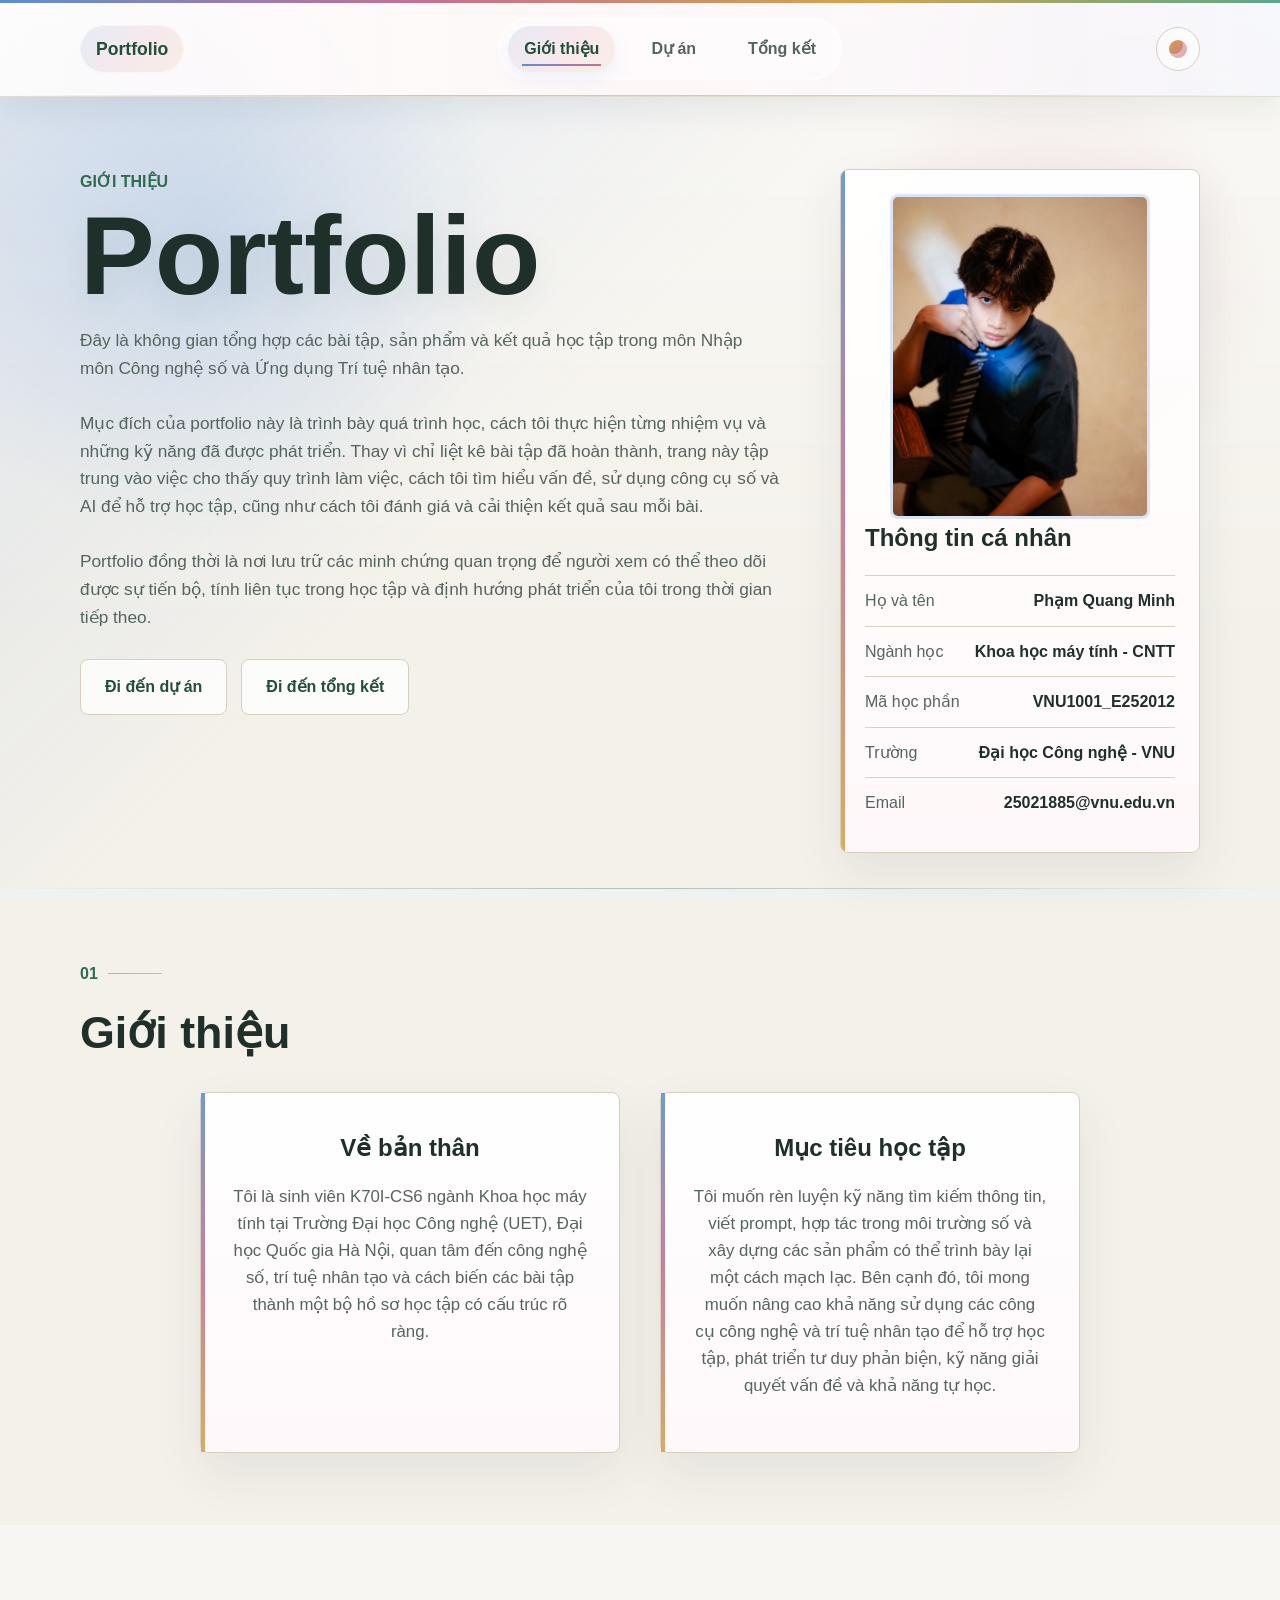
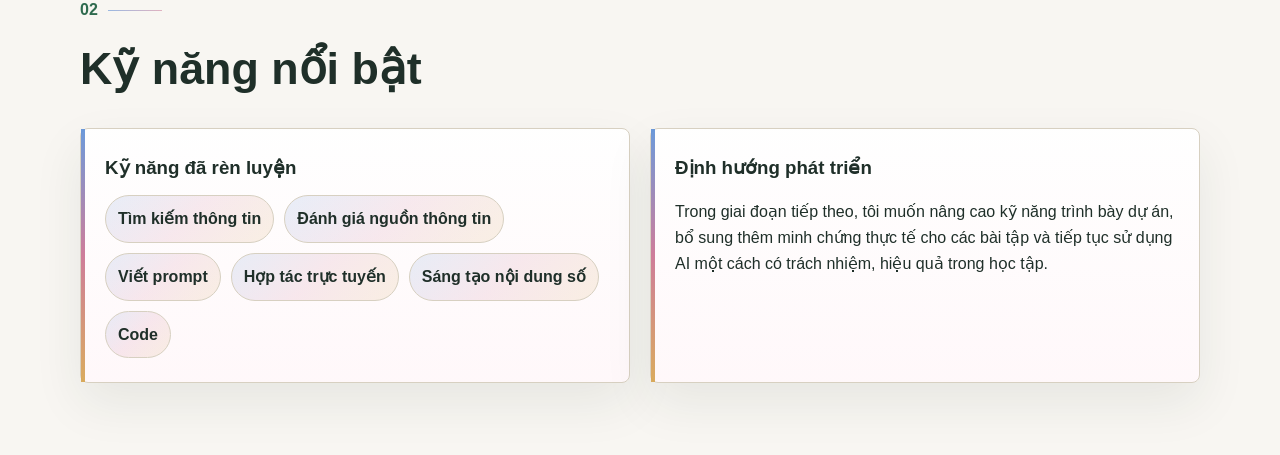
<file: index.html>
<!DOCTYPE html>
<html lang="vi">
<head>
  <meta charset="UTF-8">
  <meta name="viewport" content="width=device-width, initial-scale=1.0">
  <title>Main Scene | Portfolio Kỹ thuật số</title>
  <script>
    (function () {
      try {
        if (localStorage.getItem("portfolio-theme") === "dark") {
          document.documentElement.classList.add("theme-dark");
        }
      } catch (error) {}
    })();
  </script>
  <link rel="stylesheet" href="styles.css">
</head>
<body class="page-main">
  <nav class="site-nav">
    <div class="container nav-shell">
      <a class="brand" href="index.html">Portfolio</a>
      <div class="nav-links">
        <a class="active" href="index.html">Giới thiệu</a>
        <a href="projects.html">Dự án</a>
        <a href="conclusion.html">Tổng kết</a>
      </div>
      <button class="theme-toggle" type="button" aria-label="Chuyển giao diện" title="Chuyển giao diện">
        <span class="theme-toggle-icon" aria-hidden="true"></span>
      </button>
    </div>
  </nav>

  <header class="hero">
    <div class="container hero-grid">
      <div class="hero-copy">
        <p class="eyebrow">Giới thiệu</p>
        <h1>Portfolio</h1>
        <p class="lead">
          Đây là không gian tổng hợp các bài tập, sản phẩm và kết quả học tập trong môn Nhập môn
          Công nghệ số và Ứng dụng Trí tuệ nhân tạo.
          <br><br>
          Mục đích của portfolio này là trình bày quá trình học, cách tôi thực hiện từng nhiệm vụ
          và những kỹ năng đã được phát triển. Thay vì chỉ liệt kê bài tập đã hoàn thành, trang này
          tập trung vào việc cho thấy quy trình làm việc, cách tôi tìm hiểu vấn đề, sử dụng công cụ
          số và AI để hỗ trợ học tập, cũng như cách tôi đánh giá và cải thiện kết quả sau mỗi bài.
          <br><br>
          Portfolio đồng thời là nơi lưu trữ các minh chứng quan trọng để người xem có thể theo dõi
          được sự tiến bộ, tính liên tục trong học tập và định hướng phát triển của tôi trong thời gian tiếp theo.
        </p>
        <div class="hero-actions">
          <a class="button primary" href="projects.html">Đi đến dự án</a>
          <a class="button secondary" href="conclusion.html">Đi đến tổng kết</a>
        </div>
      </div>

      <aside class="profile-card">
        <div class="avatar avatar-link">
          <img src="profile.png" alt="Profile picture">
        </div>
        <div class="profile-meta">
          <h2>Thông tin cá nhân</h2>
          <ul>
            <li><span>Họ và tên</span><strong>Phạm Quang Minh</strong></li>
            <li><span>Ngành học</span><strong>Khoa học máy tính - CNTT</strong></li>
            <li><span>Mã học phần</span><strong>VNU1001_E252012</strong></li>
            <li><span>Trường</span><strong>Đại học Công nghệ - VNU</strong></li>
            <li><span>Email</span><strong>25021885@vnu.edu.vn</strong></li>
          </ul>
        </div>
      </aside>
    </div>
  </header>

  <main>
    <section class="section">
      <div class="container">
        <div class="section-heading">
          <p class="section-kicker">01</p>
          <h2>Giới thiệu</h2>
        </div>
        <div class="intro-grid intro-grid-centered">
          <article class="panel">
            <h3>Về bản thân</h3>
            <p>
              Tôi là sinh viên K70I-CS6 ngành Khoa học máy tính tại Trường Đại học Công nghệ (UET),
              Đại học Quốc gia Hà Nội, quan tâm đến công nghệ số, trí tuệ nhân tạo và cách biến các
              bài tập thành một bộ hồ sơ học tập có cấu trúc rõ ràng.
            </p>
          </article>
          <article class="panel">
            <h3>Mục tiêu học tập</h3>
            <p>
              Tôi muốn rèn luyện kỹ năng tìm kiếm thông tin, viết prompt, hợp tác trong môi trường số
              và xây dựng các sản phẩm có thể trình bày lại một cách mạch lạc. Bên cạnh đó, tôi mong
              muốn nâng cao khả năng sử dụng các công cụ công nghệ và trí tuệ nhân tạo để hỗ trợ học tập,
              phát triển tư duy phản biện, kỹ năng giải quyết vấn đề và khả năng tự học.
            </p>
          </article>
        </div>
      </div>
    </section>

    <section class="section section-alt">
      <div class="container">
        <div class="section-heading">
          <p class="section-kicker">02</p>
          <h2>Kỹ năng nổi bật</h2>
        </div>
        <div class="skills-layout two-column">
          <article class="panel">
            <h3>Kỹ năng đã rèn luyện</h3>
            <div class="tag-list">
              <span>Tìm kiếm thông tin</span>
              <span>Đánh giá nguồn thông tin</span>
              <span>Viết prompt</span>
              <span>Hợp tác trực tuyến</span>
              <span>Sáng tạo nội dung số</span>
              <span>Code</span>
            </div>
          </article>
          <article class="panel">
            <h3>Định hướng phát triển</h3>
            <p>
              Trong giai đoạn tiếp theo, tôi muốn nâng cao kỹ năng trình bày dự án, bổ sung thêm minh chứng
              thực tế cho các bài tập và tiếp tục sử dụng AI một cách có trách nhiệm, hiệu quả trong học tập.
            </p>
          </article>
        </div>
      </div>
    </section>
  </main>

  <script src="script.js"></script>
</body>
</html>
</file>
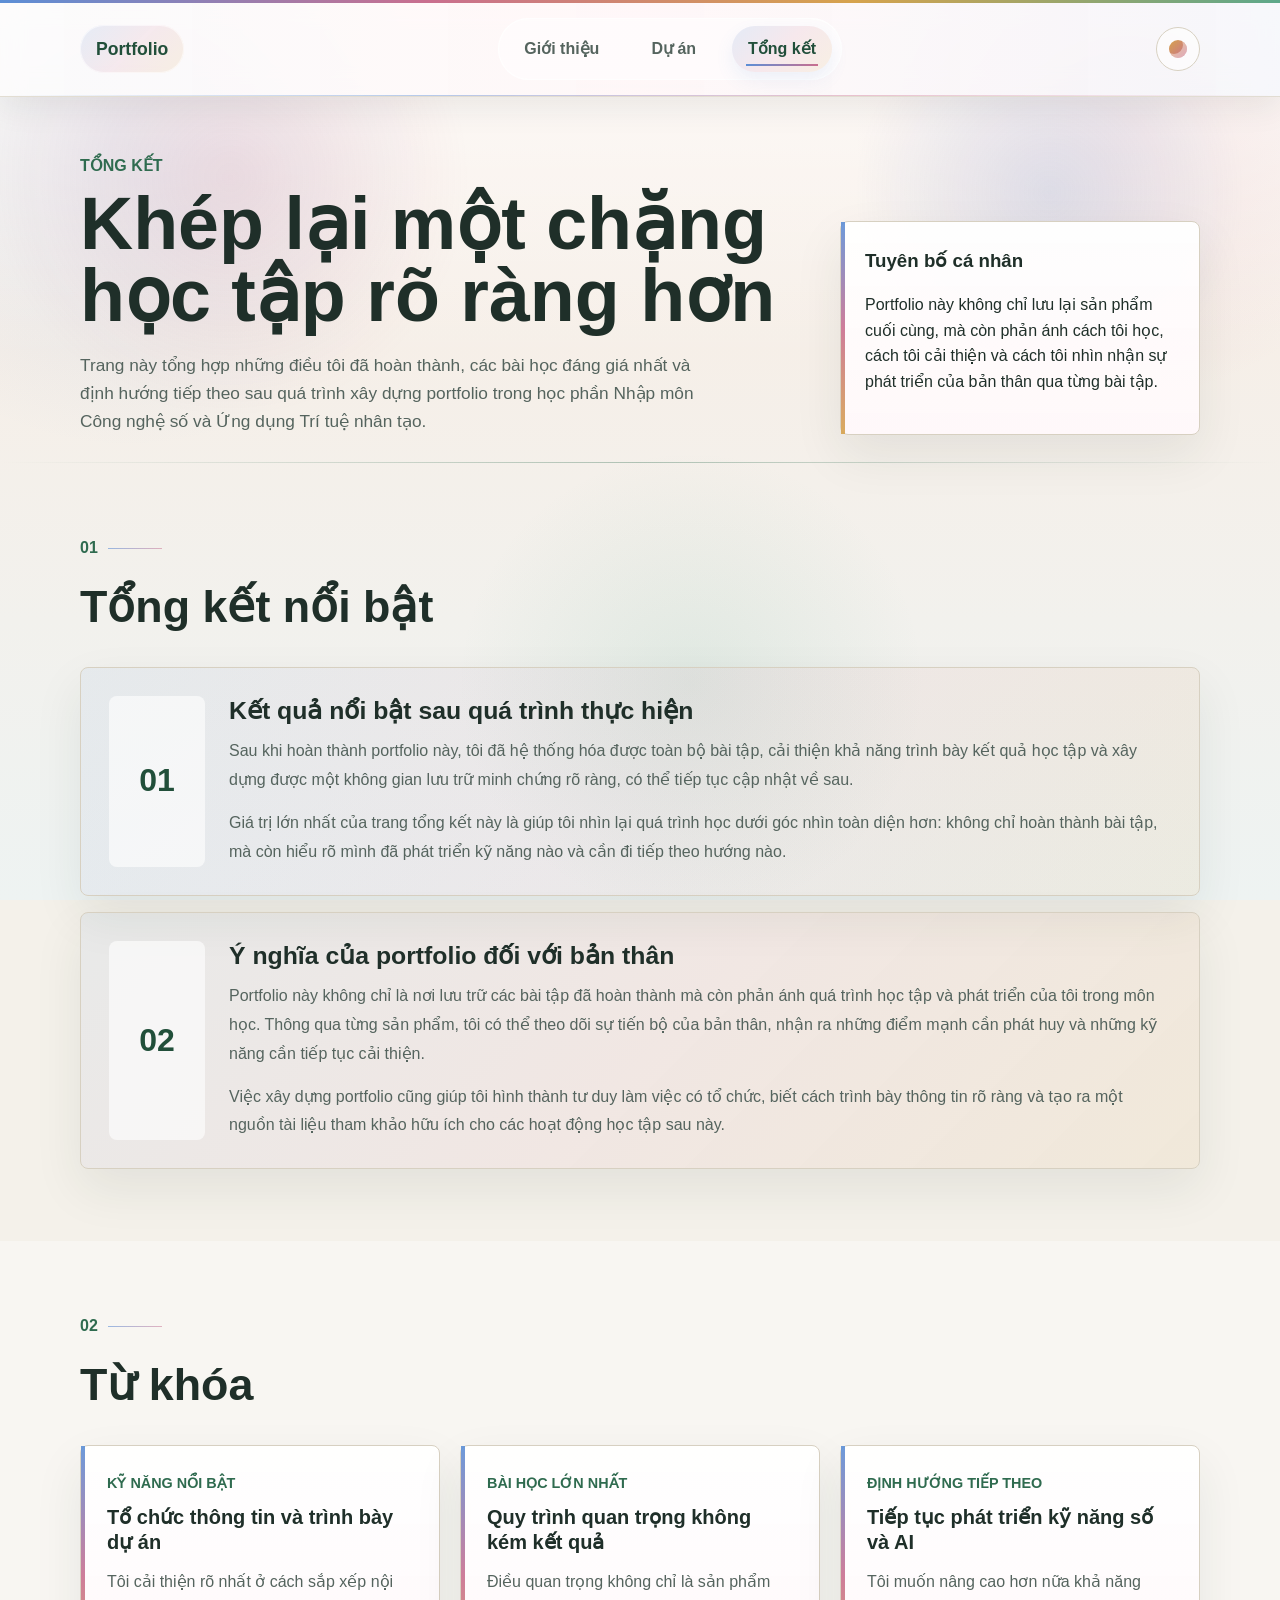
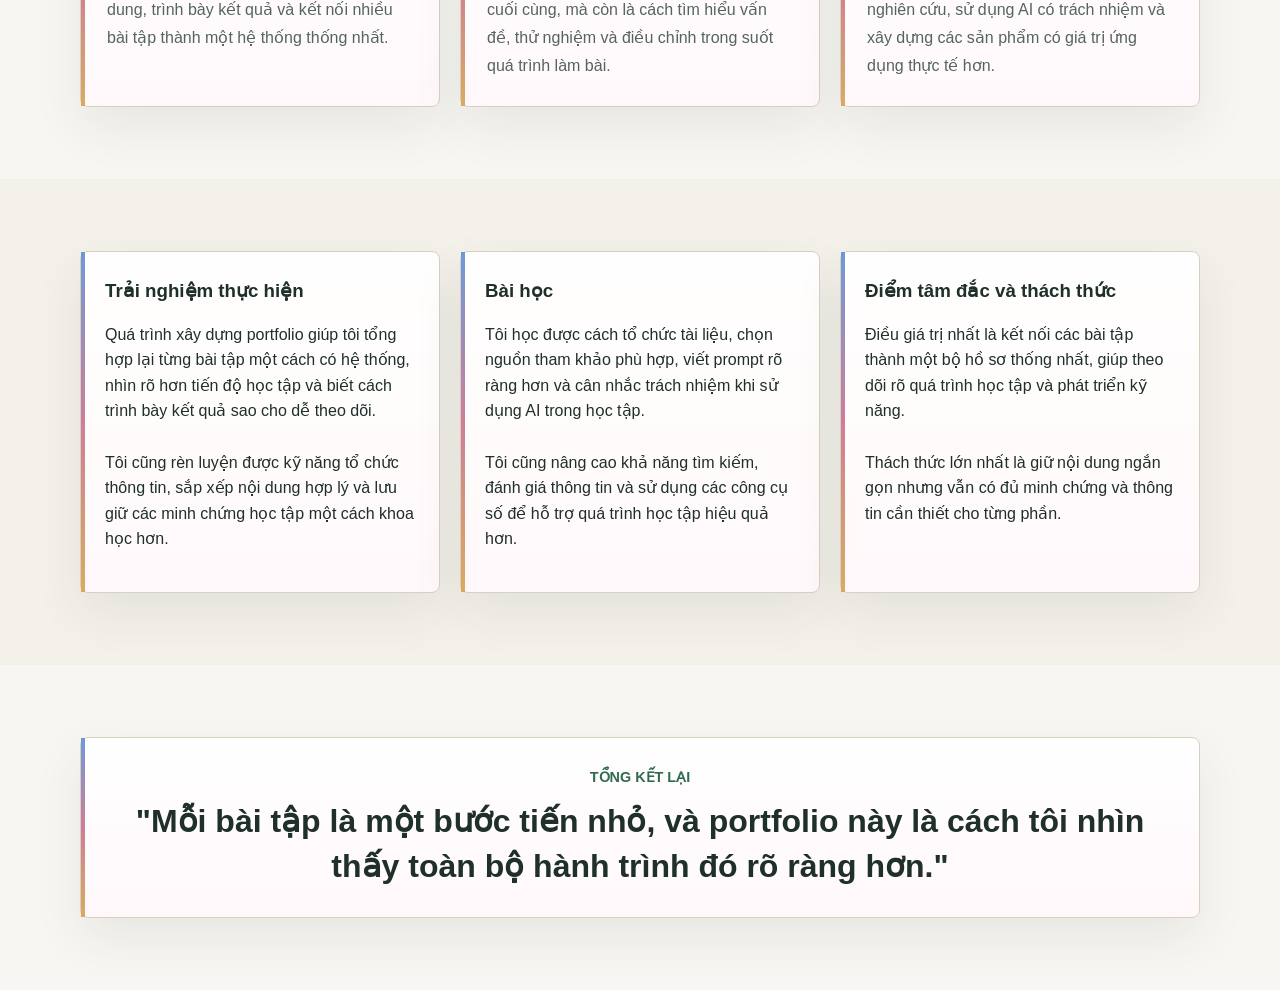
<file: conclusion.html>
<!DOCTYPE html>
<html lang="vi">
<head>
  <meta charset="UTF-8">
  <meta name="viewport" content="width=device-width, initial-scale=1.0">
  <title>Conclusion Scene | Portfolio Ky Thuat So</title>
  <script>
    (function () {
      try {
        if (localStorage.getItem("portfolio-theme") === "dark") {
          document.documentElement.classList.add("theme-dark");
        }
      } catch (error) {}
    })();
  </script>
  <link rel="stylesheet" href="styles.css">
</head>
<body class="page-conclusion">
  <nav class="site-nav">
    <div class="container nav-shell">
      <a class="brand" href="index.html">Portfolio</a>
      <div class="nav-links">
        <a href="index.html">Giới thiệu</a>
        <a href="projects.html">Dự án</a>
        <a class="active" href="conclusion.html">Tổng kết</a>
      </div>
      <button class="theme-toggle" type="button" aria-label="Chuyển giao diện" title="Chuyển giao diện">
        <span class="theme-toggle-icon" aria-hidden="true"></span>
      </button>
    </div>
  </nav>

  <header class="page-hero conclusion-hero">
    <div class="container conclusion-hero-layout">
      <div class="conclusion-hero-copy">
        <p class="eyebrow">Tổng kết</p>
        <h1>Khép lại một chặng học tập rõ ràng hơn</h1>
        <p class="lead narrow">
          Trang này tổng hợp những điều tôi đã hoàn thành, các bài học đáng giá nhất và định hướng tiếp theo
          sau quá trình xây dựng portfolio trong học phần Nhập môn Công nghệ số và Ứng dụng Trí tuệ nhân tạo.
        </p>
      </div>
      <div class="conclusion-hero-note panel">
        <h3>Tuyên bố cá nhân</h3>
        <p>
          Portfolio này không chỉ lưu lại sản phẩm cuối cùng, mà còn phản ánh cách tôi học, cách tôi cải thiện
          và cách tôi nhìn nhận sự phát triển của bản thân qua từng bài tập.
        </p>
      </div>
    </div>
  </header>

  <main>
    <section class="section">
      <div class="container">
        <div class="section-heading">
          <p class="section-kicker">01</p>
          <h2>Tổng kết nổi bật</h2>
        </div>
        <article class="summary-highlight">
          <div class="summary-highlight-number">01</div>
          <div class="summary-highlight-copy">
            <h3>Kết quả nổi bật sau quá trình thực hiện</h3>
            <p>
              Sau khi hoàn thành portfolio này, tôi đã hệ thống hóa được toàn bộ bài tập, cải thiện khả năng trình bày
              kết quả học tập và xây dựng được một không gian lưu trữ minh chứng rõ ràng, có thể tiếp tục cập nhật về sau.
            </p>
            <p>
              Giá trị lớn nhất của trang tổng kết này là giúp tôi nhìn lại quá trình học dưới góc nhìn toàn diện hơn:
              không chỉ hoàn thành bài tập, mà còn hiểu rõ mình đã phát triển kỹ năng nào và cần đi tiếp theo hướng nào.
            </p>
          </div>
        </article>
        <p></p>
        <article class="summary-highlight">
          <div class="summary-highlight-number">02</div>
          <div class="summary-highlight-copy">
            <h3>Ý nghĩa của portfolio đối với bản thân</h3>
            <p>
              Portfolio này không chỉ là nơi lưu trữ các bài tập đã hoàn thành mà còn phản ánh quá trình học tập và phát triển của tôi
              trong môn học. Thông qua từng sản phẩm, tôi có thể theo dõi sự tiến bộ của bản thân, nhận ra những điểm mạnh cần phát huy
              và những kỹ năng cần tiếp tục cải thiện.
            </p>
            <p>
              Việc xây dựng portfolio cũng giúp tôi hình thành tư duy làm việc có tổ chức, biết cách trình bày thông tin rõ ràng và
              tạo ra một nguồn tài liệu tham khảo hữu ích cho các hoạt động học tập sau này.
            </p>
          </div>
        </article>
      </div>
    </section>

    <section class="section section-alt">
      <div class="container">
        <div class="section-heading">
          <p class="section-kicker">02</p>
          <h2>Từ khóa</h2>
        </div>
        <div class="takeaway-grid">
          <article class="panel takeaway-card">
            <p class="takeaway-label">Kỹ năng nổi bật</p>
            <h3>Tổ chức thông tin và trình bày dự án</h3>
            <p>Tôi cải thiện rõ nhất ở cách sắp xếp nội dung, trình bày kết quả và kết nối nhiều bài tập thành một hệ thống thống nhất.</p>
          </article>
          <article class="panel takeaway-card">
            <p class="takeaway-label">Bài học lớn nhất</p>
            <h3>Quy trình quan trọng không kém kết quả</h3>
            <p>Điều quan trọng không chỉ là sản phẩm cuối cùng, mà còn là cách tìm hiểu vấn đề, thử nghiệm và điều chỉnh trong suốt quá trình làm bài.</p>
          </article>
          <article class="panel takeaway-card">
            <p class="takeaway-label">Định hướng tiếp theo</p>
            <h3>Tiếp tục phát triển kỹ năng số và AI</h3>
            <p>Tôi muốn nâng cao hơn nữa khả năng nghiên cứu, sử dụng AI có trách nhiệm và xây dựng các sản phẩm có giá trị ứng dụng thực tế hơn.</p>
          </article>
        </div>
      </div>
    </section>

    <section class="section">
      <div class="container">
        <div class="summary-grid">
          <article class="panel">
            <h3>Trải nghiệm thực hiện</h3>
            <p>
              Quá trình xây dựng portfolio giúp tôi tổng hợp lại từng bài tập một cách có hệ thống,
              nhìn rõ hơn tiến độ học tập và biết cách trình bày kết quả sao cho dễ theo dõi.
              <br><br>
              Tôi cũng rèn luyện được kỹ năng tổ chức thông tin, sắp xếp nội dung hợp lý và lưu giữ
              các minh chứng học tập một cách khoa học hơn.
            </p>
          </article>
          <article class="panel">
            <h3>Bài học</h3>
            <p>
              Tôi học được cách tổ chức tài liệu, chọn nguồn tham khảo phù hợp, viết prompt rõ ràng hơn
              và cân nhắc trách nhiệm khi sử dụng AI trong học tập.
              <br><br>
              Tôi cũng nâng cao khả năng tìm kiếm, đánh giá thông tin và sử dụng các công cụ số để hỗ trợ
              quá trình học tập hiệu quả hơn.
            </p>
          </article>
          <article class="panel">
            <h3>Điểm tâm đắc và thách thức</h3>
            <p>
              Điều giá trị nhất là kết nối các bài tập thành một bộ hồ sơ thống nhất, giúp theo dõi rõ
              quá trình học tập và phát triển kỹ năng.
              <br><br>
              Thách thức lớn nhất là giữ nội dung ngắn gọn nhưng vẫn có đủ minh chứng và thông tin cần thiết
              cho từng phần.
            </p>
          </article>
        </div>
      </div>
    </section>

    <section class="section section-alt">
      <div class="container">
        <div class="closing-quote panel">
          <p class="takeaway-label">Tổng kết lại</p>
          <h3>"Mỗi bài tập là một bước tiến nhỏ, và portfolio này là cách tôi nhìn thấy toàn bộ hành trình đó rõ ràng hơn."</h3>
        </div>
      </div>
    </section>
  </main>

  <script src="script.js"></script>
</body>
</html>
</file>
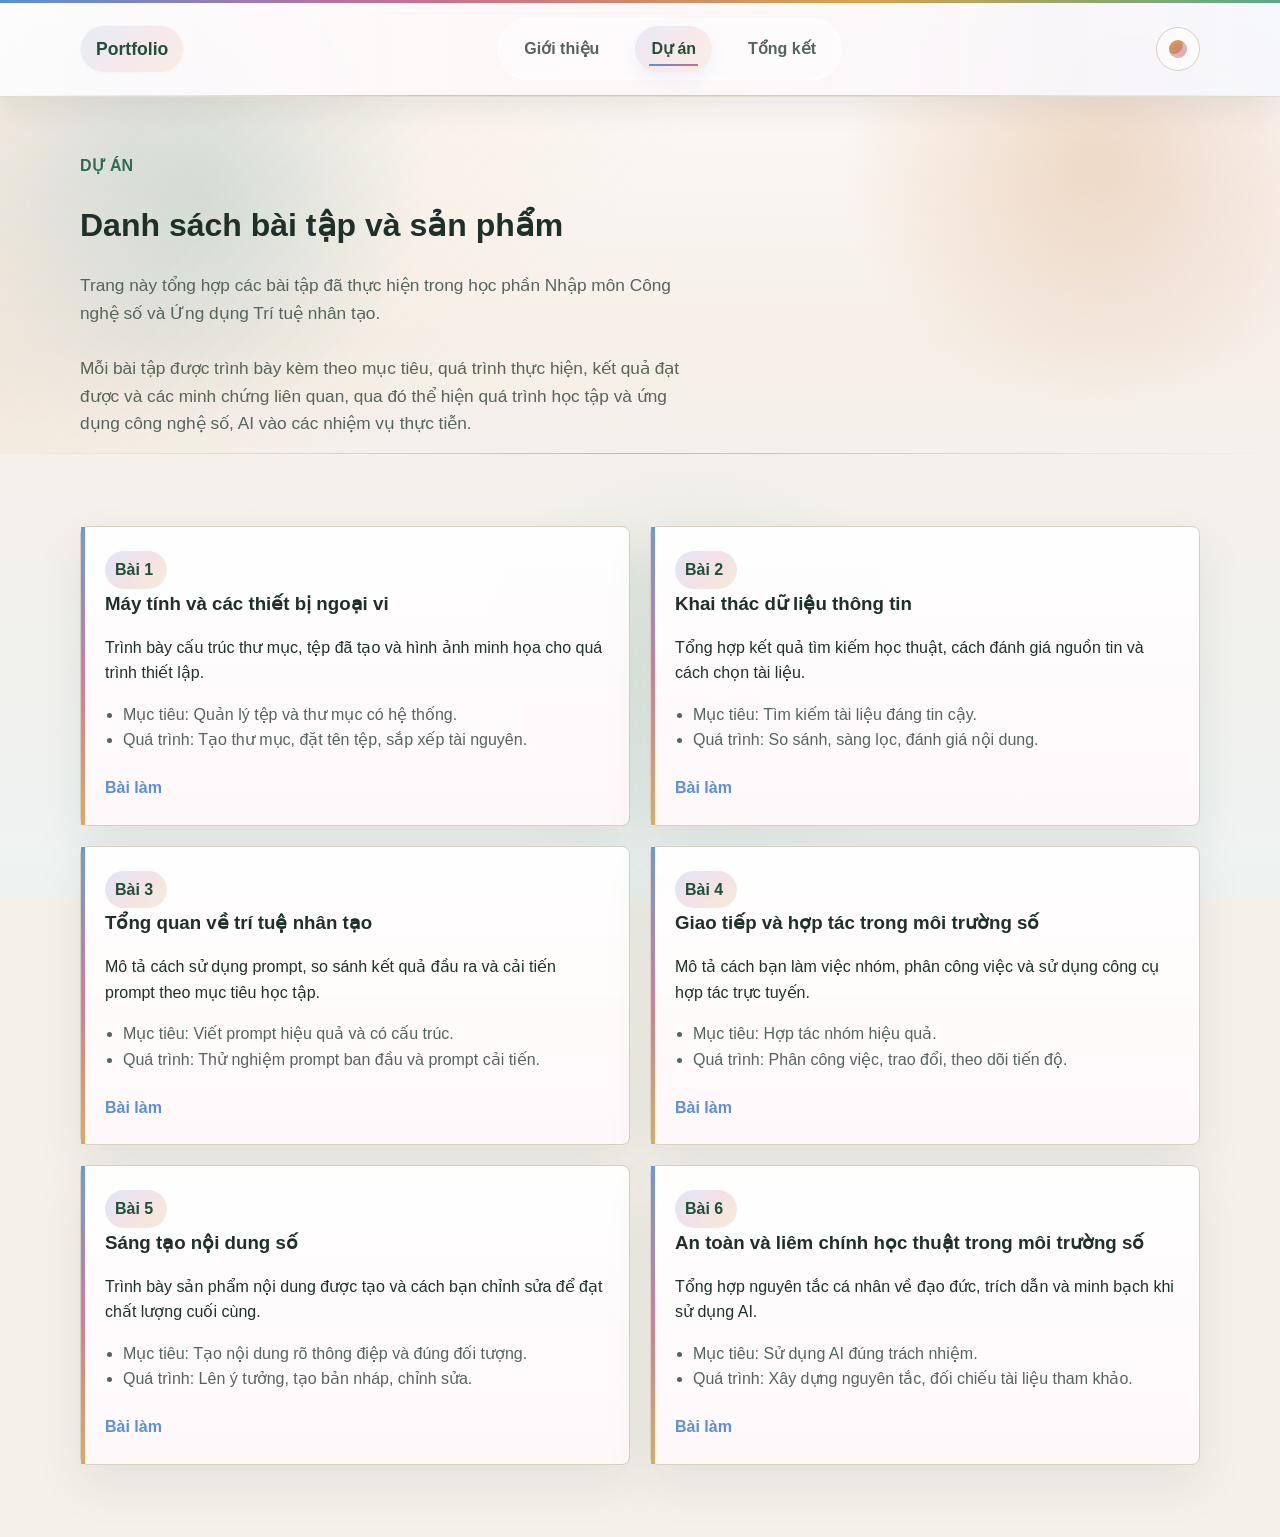
<file: projects.html>
<!DOCTYPE html>
<html lang="vi">
<head>
  <meta charset="UTF-8">
  <meta name="viewport" content="width=device-width, initial-scale=1.0">
  <title>Project Scene | Portfolio Kỹ thuật số</title>
  <script>
    (function () {
      try {
        if (localStorage.getItem("portfolio-theme") === "dark") {
          document.documentElement.classList.add("theme-dark");
        }
      } catch (error) {}
    })();
  </script>
  <link rel="stylesheet" href="styles.css">
</head>
<body class="page-projects">
  <nav class="site-nav">
    <div class="container nav-shell">
      <a class="brand" href="index.html">Portfolio</a>
      <div class="nav-links">
        <a href="index.html">Giới thiệu</a>
        <a class="active" href="projects.html">Dự án</a>
        <a href="conclusion.html">Tổng kết</a>
      </div>
      <button class="theme-toggle" type="button" aria-label="Chuyển giao diện" title="Chuyển giao diện">
        <span class="theme-toggle-icon" aria-hidden="true"></span>
      </button>
    </div>
  </nav>

  <header class="page-hero">
    <div class="container">
      <p class="eyebrow">Dự án</p>
      <h1>Danh sách bài tập và sản phẩm</h1>
      <p class="lead narrow">
        Trang này tổng hợp các bài tập đã thực hiện trong học phần Nhập môn Công nghệ số và Ứng dụng Trí tuệ nhân tạo. 
        <br><br>
        Mỗi bài tập được trình bày kèm theo mục tiêu, quá trình thực hiện, kết quả đạt được và các minh chứng liên quan, qua đó thể hiện quá trình học tập và ứng dụng công nghệ số, AI vào các nhiệm vụ thực tiễn.
      </p>
    </div>
  </header>

  <main class="section">
    <div class="container">
      <div class="projects">
        <article class="project-card">
          <div class="project-number">Bài 1</div>
          <h3>Máy tính và các thiết bị ngoại vi</h3>
          <p>Trình bày cấu trúc thư mục, tệp đã tạo và hình ảnh minh họa cho quá trình thiết lập.</p>
          <ul class="project-points">
            <li>Mục tiêu: Quản lý tệp và thư mục có hệ thống.</li>
            <li>Quá trình: Tạo thư mục, đặt tên tệp, sắp xếp tài nguyên.</li>
          </ul>
          <a href="Bài1.pdf" class="text-link" target="_blank" rel="noopener noreferrer">Bài làm</a>
        </article>

        <article class="project-card">
          <div class="project-number">Bài 2</div>
          <h3>Khai thác dữ liệu thông tin</h3>
          <p>Tổng hợp kết quả tìm kiếm học thuật, cách đánh giá nguồn tin và cách chọn tài liệu.</p>
          <ul class="project-points">
            <li>Mục tiêu: Tìm kiếm tài liệu đáng tin cậy.</li>
            <li>Quá trình: So sánh, sàng lọc, đánh giá nội dung.</li>
          </ul>
          <a href="Bài2.pdf" class="text-link" target="_blank" rel="noopener noreferrer">Bài làm</a>
        </article>

        <article class="project-card">
          <div class="project-number">Bài 3</div>
          <h3>Tổng quan về trí tuệ nhân tạo</h3>
          <p>Mô tả cách sử dụng prompt, so sánh kết quả đầu ra và cải tiến prompt theo mục tiêu học tập.</p>
          <ul class="project-points">
            <li>Mục tiêu: Viết prompt hiệu quả và có cấu trúc.</li>
            <li>Quá trình: Thử nghiệm prompt ban đầu và prompt cải tiến.</li>
          </ul>
          <a href="Bài3.pdf" class="text-link" target="_blank" rel="noopener noreferrer">Bài làm</a>
        </article>

        <article class="project-card">
          <div class="project-number">Bài 4</div>
          <h3>Giao tiếp và hợp tác trong môi trường số</h3>
          <p>Mô tả cách bạn làm việc nhóm, phân công việc và sử dụng công cụ hợp tác trực tuyến.</p>
          <ul class="project-points">
            <li>Mục tiêu: Hợp tác nhóm hiệu quả.</li>
            <li>Quá trình: Phân công việc, trao đổi, theo dõi tiến độ.</li>
          </ul>
          <a href="Bài4.pdf" class="text-link" target="_blank" rel="noopener noreferrer">Bài làm</a>
        </article>

        <article class="project-card">
          <div class="project-number">Bài 5</div>
          <h3>Sáng tạo nội dung số</h3>
          <p>Trình bày sản phẩm nội dung được tạo và cách bạn chỉnh sửa để đạt chất lượng cuối cùng.</p>
          <ul class="project-points">
            <li>Mục tiêu: Tạo nội dung rõ thông điệp và đúng đối tượng.</li>
            <li>Quá trình: Lên ý tưởng, tạo bản nháp, chỉnh sửa.</li>
          </ul>
          <a href="Bài5.pdf" class="text-link" target="_blank" rel="noopener noreferrer">Bài làm</a>
        </article>

        <article class="project-card">
          <div class="project-number">Bài 6</div>
          <h3>An toàn và liêm chính học thuật trong môi trường số</h3>
          <p>Tổng hợp nguyên tắc cá nhân về đạo đức, trích dẫn và minh bạch khi sử dụng AI.</p>
          <ul class="project-points">
            <li>Mục tiêu: Sử dụng AI đúng trách nhiệm.</li>
            <li>Quá trình: Xây dựng nguyên tắc, đối chiếu tài liệu tham khảo.</li>
          </ul>
          <a href="Bài6.pdf" class="text-link" target="_blank" rel="noopener noreferrer">Bài làm</a>
        </article>
      </div>
    </div>
  </main>

  <script src="script.js"></script>
</body>
</html>
</file>
<file: styles.css>
:root {
  --bg: #f4f1ea;
  --surface: #fffdf9;
  --surface-alt: #ebe5d8;
  --text: #1f2f29;
  --muted: #55645e;
  --line: #d7d0c1;
  --accent: #2f6b4f;
  --accent-strong: #214f3a;
  --accent-soft: #dce9df;
  --warm: #c58a3a;
  --rose: #c96f8f;
  --sky: #5c8fd6;
  --gold: #d6a34d;
  --mint: #5da88a;
  --shadow: 0 20px 50px rgba(30, 45, 37, 0.08);
  --shadow-strong: 0 24px 60px rgba(30, 45, 37, 0.14);
}

* {
  box-sizing: border-box;
}

html {
  scroll-behavior: smooth;
}

body {
  margin: 0;
  font-family: "Segoe UI", Arial, sans-serif;
  background: var(--bg);
  background-image:
    radial-gradient(circle at 10% 16%, rgba(92, 143, 214, 0.16), transparent 22%),
    radial-gradient(circle at 88% 14%, rgba(201, 111, 143, 0.16), transparent 20%),
    radial-gradient(circle at 54% 76%, rgba(93, 168, 138, 0.12), transparent 24%),
    linear-gradient(180deg, #fbf3ee 0%, #f6efe8 38%, #eef3f2 100%);
  background-attachment: fixed;
  color: var(--text);
  line-height: 1.6;
}

a {
  color: inherit;
  text-decoration: none;
}

.container {
  width: min(1120px, calc(100% - 48px));
  margin: 0 auto;
}

.site-nav {
  position: sticky;
  top: 0;
  z-index: 10;
  backdrop-filter: blur(12px);
  background:
    linear-gradient(90deg, rgba(255, 255, 255, 0.82), rgba(255, 248, 250, 0.84), rgba(246, 250, 255, 0.82));
  border-bottom: 1px solid rgba(215, 208, 193, 0.7);
  box-shadow: 0 10px 30px rgba(31, 47, 41, 0.08);
  transition: transform 0.34s ease, opacity 0.34s ease;
}

.site-nav::before {
  content: "";
  position: absolute;
  inset: 0 0 auto 0;
  height: 3px;
  background: linear-gradient(90deg, var(--sky), var(--rose), var(--gold), var(--mint));
}

.site-nav::after {
  content: "";
  position: absolute;
  left: 0;
  right: 0;
  bottom: 0;
  height: 1px;
  background: linear-gradient(90deg, transparent, rgba(92, 143, 214, 0.45), rgba(201, 111, 143, 0.4), transparent);
}

.nav-shell {
  display: flex;
  justify-content: space-between;
  align-items: center;
  gap: 20px;
  padding: 18px 0 16px;
}

.brand {
  position: relative;
  font-weight: 800;
  color: var(--accent-strong);
  font-size: 1.1rem;
  letter-spacing: 0;
  padding: 10px 16px;
  border-radius: 999px;
  background: linear-gradient(135deg, rgba(92, 143, 214, 0.14), rgba(201, 111, 143, 0.12), rgba(214, 163, 77, 0.14));
  box-shadow: inset 0 0 0 1px rgba(255, 255, 255, 0.55);
}

.hero {
  position: relative;
  padding: 72px 0 36px;
  background:
    linear-gradient(135deg, rgba(92, 143, 214, 0.16), transparent 30%),
    linear-gradient(45deg, rgba(201, 111, 143, 0.14), transparent 46%),
    linear-gradient(180deg, rgba(255, 255, 255, 0.5), transparent 72%),
    var(--bg);
  transition: transform 0.34s ease, opacity 0.34s ease;
}

.page-hero {
  position: relative;
  padding: 56px 0 16px;
  background:
    linear-gradient(135deg, rgba(92, 143, 214, 0.14), transparent 38%),
    linear-gradient(45deg, rgba(201, 111, 143, 0.12), transparent 44%),
    linear-gradient(180deg, rgba(255, 255, 255, 0.42), transparent 72%);
  transition: transform 0.34s ease, opacity 0.34s ease;
}

.page-main .hero {
  background:
    radial-gradient(circle at 16% 18%, rgba(92, 143, 214, 0.22), transparent 24%),
    radial-gradient(circle at 82% 24%, rgba(201, 111, 143, 0.16), transparent 18%),
    linear-gradient(135deg, rgba(92, 143, 214, 0.16), transparent 42%),
    linear-gradient(180deg, rgba(255, 255, 255, 0.48), transparent 70%),
    var(--bg);
}

.page-projects .page-hero {
  background:
    radial-gradient(circle at 85% 18%, rgba(214, 163, 77, 0.22), transparent 22%),
    radial-gradient(circle at 16% 28%, rgba(93, 168, 138, 0.16), transparent 20%),
    linear-gradient(135deg, rgba(214, 163, 77, 0.12), transparent 45%),
    linear-gradient(180deg, rgba(255, 255, 255, 0.42), transparent 70%);
}

.page-conclusion .page-hero {
  background:
    radial-gradient(circle at 18% 22%, rgba(201, 111, 143, 0.16), transparent 22%),
    radial-gradient(circle at 82% 26%, rgba(92, 143, 214, 0.16), transparent 18%),
    linear-gradient(180deg, rgba(255, 255, 255, 0.44), transparent 72%);
}

.hero::after,
.page-hero::after {
  content: "";
  position: absolute;
  inset: auto 0 0 0;
  height: 1px;
  background: linear-gradient(90deg, transparent, rgba(47, 107, 79, 0.35), transparent);
}

.hero-grid {
  display: grid;
  grid-template-columns: minmax(0, 1.4fr) minmax(280px, 360px);
  gap: 28px;
  align-items: start;
}

.eyebrow,
.section-kicker {
  margin: 0 0 10px;
  color: var(--accent);
  font-weight: 700;
  text-transform: uppercase;
  letter-spacing: 0;
}

.hero h1 {
  margin: 0;
  font-size: clamp(3.6rem, 11vw, 7rem);
  line-height: 0.92;
  letter-spacing: 0;
  text-shadow: 0 10px 30px rgba(33, 79, 58, 0.08);
}

.lead {
  max-width: 700px;
  margin: 20px 0 0;
  font-size: 1.08rem;
  color: var(--muted);
}

.lead.narrow {
  max-width: 620px;
}

.hero-actions {
  display: flex;
  gap: 14px;
  flex-wrap: wrap;
  margin-top: 28px;
}

.button {
  display: inline-flex;
  align-items: center;
  justify-content: center;
  min-height: 56px;
  padding: 0 24px;
  border-radius: 8px;
  border: 1px solid transparent;
  font-weight: 600;
  font-size: 1rem;
  transition: transform 0.2s ease, box-shadow 0.2s ease, background-color 0.2s ease, border-color 0.2s ease;
}

.button.primary {
  background: rgba(255, 255, 255, 0.78);
  color: var(--accent-strong);
  border-color: var(--line);
}

.button.primary:hover {
  background: linear-gradient(135deg, var(--accent-strong), var(--sky));
  color: #fff;
  transform: translateY(-2px);
  box-shadow: 0 18px 34px rgba(92, 143, 214, 0.28);
}

.button.secondary {
  border-color: var(--line);
  background: rgba(255, 255, 255, 0.78);
  color: var(--accent-strong);
}

.button.secondary:hover {
  background: linear-gradient(135deg, var(--rose), var(--gold));
  color: #fff;
  transform: translateY(-2px);
  border-color: transparent;
  box-shadow: 0 18px 34px rgba(201, 111, 143, 0.24);
}

.profile-card,
.panel,
.project-card {
  border: 1px solid var(--line);
  border-radius: 8px;
  background: linear-gradient(180deg, rgba(255, 255, 255, 0.96), rgba(255, 248, 250, 0.98));
  box-shadow: var(--shadow);
}

.profile-card {
  position: relative;
  padding: 24px;
  overflow: hidden;
}

.profile-card::before,
.panel::before,
.project-card::before {
  content: "";
  position: absolute;
  inset: 0 auto 0 0;
  width: 4px;
  background: linear-gradient(180deg, var(--sky), var(--rose), var(--gold));
  opacity: 0.9;
}

.avatar {
  display: block;
  width: 100%;
  max-width: 260px;
  aspect-ratio: 4 / 5;
  margin: 0 auto;
  overflow: hidden;
  border-radius: 8px;
  border: 3px solid rgba(92, 143, 214, 0.22);
}

.avatar img {
  display: block;
  width: 100%;
  height: 100%;
  object-fit: cover;
}

.avatar-link {
  transition: transform 0.25s ease, box-shadow 0.25s ease;
}

.avatar-link:hover {
  transform: translateY(-4px) scale(1.01);
  box-shadow: 0 18px 36px rgba(30, 45, 37, 0.16);
}

.profile-meta h2,
.panel h3,
.project-card h3,
.footer h2 {
  margin: 0 0 12px;
}

.profile-meta ul {
  list-style: none;
  padding: 0;
  margin: 18px 0 0;
}

.profile-meta li {
  display: flex;
  justify-content: space-between;
  gap: 16px;
  padding: 12px 0;
  border-top: 1px solid var(--line);
}

.profile-meta span {
  color: var(--muted);
}

.nav-links {
  display: flex;
  gap: 20px;
  flex-wrap: wrap;
  align-items: center;
  padding: 8px 10px;
  border-radius: 999px;
  background: rgba(255, 255, 255, 0.52);
  box-shadow: inset 0 0 0 1px rgba(255, 255, 255, 0.7);
}

.nav-links a {
  position: relative;
  color: var(--muted);
  font-weight: 600;
  padding: 10px 16px;
  border-radius: 999px;
  transition: color 0.2s ease, background-color 0.2s ease, transform 0.2s ease;
}

.nav-links a.active,
.nav-links a:hover,
.text-link:hover {
  color: var(--sky);
}

.nav-links a:hover {
  background: rgba(255, 255, 255, 0.72);
  transform: translateY(-1px);
}

.nav-links a.active {
  background: linear-gradient(135deg, rgba(92, 143, 214, 0.16), rgba(201, 111, 143, 0.14), rgba(214, 163, 77, 0.14));
  color: var(--accent-strong);
  box-shadow: 0 8px 18px rgba(92, 143, 214, 0.1);
}

.nav-links a::after {
  content: "";
  position: absolute;
  left: 14px;
  right: 14px;
  bottom: 6px;
  height: 2px;
  background: linear-gradient(90deg, var(--sky), var(--rose));
  transform: scaleX(0);
  transform-origin: center;
  transition: transform 0.22s ease;
}

.nav-links a.active::after,
.nav-links a:hover::after {
  transform: scaleX(1);
}

.section {
  padding: 72px 0;
  transition: transform 0.34s ease, opacity 0.34s ease;
}

.section-alt {
  background: rgba(255, 255, 255, 0.35);
}

.section-heading {
  margin-bottom: 24px;
}

.section-heading h2 {
  margin: 0;
  font-size: clamp(1.8rem, 4vw, 2.8rem);
}

.section-kicker {
  display: inline-flex;
  align-items: center;
  gap: 10px;
}

.section-kicker::after {
  content: "";
  width: 54px;
  height: 1px;
  background: linear-gradient(90deg, rgba(92, 143, 214, 0.6), rgba(201, 111, 143, 0.5));
}

.intro-grid,
.summary-grid,
.skills-layout {
  display: grid;
  gap: 20px;
}

.intro-grid {
  grid-template-columns: repeat(3, minmax(0, 1fr));
}

.intro-grid-centered {
  grid-template-columns: repeat(2, minmax(280px, 420px));
  justify-content: center;
  gap: 40px;
}

.skills-layout,
.summary-grid {
  grid-template-columns: repeat(3, minmax(0, 1fr));
}

.two-column {
  grid-template-columns: repeat(2, minmax(0, 1fr));
}

.panel {
  position: relative;
  padding: 24px;
  transition: transform 0.22s ease, box-shadow 0.22s ease, border-color 0.22s ease;
}

.intro-grid-centered .panel {
  padding: 36px 32px;
}

.intro-grid-centered .panel h3 {
  font-size: 1.5rem;
  margin-bottom: 16px;
  text-align: center;
}

.intro-grid-centered .panel p {
  font-size: 1.05rem;
  text-align: center;
  color: var(--muted);
}

.panel:hover {
  transform: translateY(-6px);
  box-shadow: var(--shadow-strong);
  border-color: rgba(92, 143, 214, 0.22);
}

.projects {
  display: grid;
  grid-template-columns: repeat(2, minmax(0, 1fr));
  gap: 20px;
}

.project-card {
  position: relative;
  padding: 24px;
  transition: transform 0.24s ease, box-shadow 0.24s ease, border-color 0.24s ease;
}

.project-card:hover {
  transform: translateY(-8px);
  box-shadow: var(--shadow-strong);
  border-color: rgba(201, 111, 143, 0.24);
}

.project-number {
  display: inline-flex;
  min-width: 62px;
  padding: 6px 10px;
  border-radius: 999px;
  background: linear-gradient(135deg, rgba(92, 143, 214, 0.2), rgba(201, 111, 143, 0.2), rgba(214, 163, 77, 0.2));
  color: var(--accent-strong);
  font-weight: 700;
}

.project-points {
  padding-left: 18px;
  color: var(--muted);
}

.text-link {
  display: inline-block;
  margin-top: 6px;
  font-weight: 600;
  color: var(--sky);
  transition: transform 0.2s ease, color 0.2s ease;
}

.text-link:hover {
  transform: translateX(4px);
}

.tag-list {
  display: flex;
  flex-wrap: wrap;
  gap: 10px;
}

.tag-list span {
  padding: 10px 12px;
  border: 1px solid var(--line);
  border-radius: 999px;
  background: linear-gradient(135deg, rgba(92, 143, 214, 0.14), rgba(201, 111, 143, 0.14), rgba(214, 163, 77, 0.14));
  font-weight: 600;
}

.footer {
  padding: 36px 0 60px;
}

.footer-grid {
  display: flex;
  justify-content: space-between;
  align-items: center;
  gap: 20px;
  padding: 24px;
  border: 1px solid var(--line);
  border-radius: 8px;
  background: linear-gradient(135deg, #dff0fb, #f7dfe7, #f7ebcf);
  box-shadow: var(--shadow);
}

.conclusion-hero {
  padding-bottom: 28px;
}

.conclusion-hero-layout {
  display: grid;
  grid-template-columns: minmax(0, 1.3fr) minmax(280px, 360px);
  gap: 24px;
  align-items: end;
}

.conclusion-hero-copy h1 {
  margin: 0;
  font-size: clamp(2.6rem, 7vw, 4.6rem);
  line-height: 0.98;
}

.conclusion-hero-note {
  padding: 24px;
}

.summary-highlight {
  display: grid;
  grid-template-columns: 96px minmax(0, 1fr);
  gap: 24px;
  padding: 28px;
  border: 1px solid var(--line);
  border-radius: 8px;
  background: linear-gradient(135deg, rgba(92, 143, 214, 0.08), rgba(201, 111, 143, 0.08), rgba(214, 163, 77, 0.1));
  box-shadow: var(--shadow);
}

.summary-highlight-number {
  display: flex;
  align-items: center;
  justify-content: center;
  min-height: 96px;
  border-radius: 8px;
  background: rgba(255, 255, 255, 0.62);
  color: var(--accent-strong);
  font-size: 2rem;
  font-weight: 800;
}

.summary-highlight-copy h3 {
  margin: 0 0 12px;
  font-size: 1.55rem;
  line-height: 1.2;
}

.summary-highlight-copy p {
  margin: 0 0 14px;
  color: var(--muted);
  line-height: 1.8;
}

.summary-highlight-copy p:last-child {
  margin-bottom: 0;
}

.takeaway-grid {
  display: grid;
  grid-template-columns: repeat(3, minmax(0, 1fr));
  gap: 20px;
}

.takeaway-card {
  padding: 26px;
}

.takeaway-card h3 {
  font-size: 1.25rem;
  line-height: 1.28;
}

.takeaway-card p:last-child {
  margin: 0;
  color: var(--muted);
  line-height: 1.75;
}

.takeaway-label {
  margin: 0 0 10px;
  color: var(--accent);
  font-size: 0.9rem;
  font-weight: 700;
  text-transform: uppercase;
}

.closing-quote {
  padding: 28px;
  text-align: center;
}

.closing-quote h3 {
  margin: 0;
  font-size: clamp(1.4rem, 3vw, 2rem);
  line-height: 1.4;
}

@media (max-width: 960px) {
  .nav-shell,
  .hero-grid,
  .conclusion-hero-layout,
  .intro-grid,
  .projects,
  .skills-layout,
  .summary-grid,
  .takeaway-grid {
    grid-template-columns: 1fr;
  }

  .nav-shell {
    display: grid;
  }
}

@media (max-width: 640px) {
  .container {
    width: min(100% - 32px, 1120px);
  }

  .hero {
    padding-top: 52px;
  }

  .nav-links,
  .footer-grid,
  .hero-actions {
    flex-direction: column;
    align-items: stretch;
  }

  .profile-meta li {
    flex-direction: column;
    gap: 4px;
  }

  .summary-highlight {
    grid-template-columns: 1fr;
  }
}

.theme-toggle {
  display: inline-flex;
  align-items: center;
  justify-content: center;
  width: 44px;
  height: 44px;
  border: 1px solid var(--line);
  border-radius: 999px;
  background: rgba(255, 255, 255, 0.6);
  cursor: pointer;
  transition: transform 0.2s ease, box-shadow 0.2s ease, background-color 0.2s ease, border-color 0.2s ease;
}

.theme-toggle:hover {
  transform: translateY(-1px);
  box-shadow: 0 10px 20px rgba(31, 47, 41, 0.1);
}

.theme-toggle-icon {
  position: relative;
  width: 18px;
  height: 18px;
  border-radius: 50%;
  background: linear-gradient(135deg, var(--gold), var(--rose));
  box-shadow: inset -4px -4px 0 0 rgba(255, 255, 255, 0.4);
}

:root.theme-dark {
  --bg: #15181d;
  --surface: #1b2129;
  --surface-alt: #202832;
  --text: #edf1f7;
  --muted: #b0bccb;
  --line: #32404f;
  --accent: #7bb0ff;
  --accent-strong: #dfeaff;
  --accent-soft: #243447;
  --shadow: 0 20px 50px rgba(0, 0, 0, 0.28);
  --shadow-strong: 0 24px 60px rgba(0, 0, 0, 0.38);
  color-scheme: dark;
}

html.theme-dark body {
  background-image:
    radial-gradient(circle at 10% 14%, rgba(92, 143, 214, 0.24), transparent 16%),
    radial-gradient(circle at 18% 72%, rgba(201, 111, 143, 0.2), transparent 18%),
    radial-gradient(circle at 82% 18%, rgba(214, 163, 77, 0.18), transparent 16%),
    radial-gradient(circle at 72% 68%, rgba(93, 168, 138, 0.18), transparent 18%),
    radial-gradient(circle at 52% 28%, rgba(142, 127, 216, 0.16), transparent 14%),
    radial-gradient(circle at 40% 86%, rgba(255, 116, 162, 0.12), transparent 16%),
    linear-gradient(180deg, #0f1318 0%, #141922 46%, #171c25 100%);
}

html.theme-dark .site-nav {
  background: linear-gradient(90deg, rgba(21, 24, 29, 0.9), rgba(27, 33, 41, 0.92), rgba(23, 29, 36, 0.9));
  border-bottom-color: rgba(80, 101, 122, 0.4);
}

html.theme-dark .hero {
  background:
    radial-gradient(circle at 16% 18%, rgba(92, 143, 214, 0.16), transparent 22%),
    radial-gradient(circle at 82% 24%, rgba(201, 111, 143, 0.1), transparent 16%),
    linear-gradient(118deg, rgba(92, 143, 214, 0.22) 0%, rgba(92, 143, 214, 0.04) 24%, transparent 25%),
    linear-gradient(32deg, transparent 30%, rgba(214, 163, 77, 0.14) 42%, rgba(214, 163, 77, 0.03) 56%, transparent 58%),
    linear-gradient(152deg, transparent 52%, rgba(201, 111, 143, 0.14) 64%, rgba(201, 111, 143, 0.02) 76%, transparent 78%),
    linear-gradient(180deg, rgba(255, 255, 255, 0.02), transparent 68%),
    var(--bg);
}

html.theme-dark .page-hero {
  background:
    radial-gradient(circle at 18% 24%, rgba(92, 143, 214, 0.12), transparent 18%),
    radial-gradient(circle at 82% 24%, rgba(201, 111, 143, 0.08), transparent 16%),
    linear-gradient(124deg, rgba(92, 143, 214, 0.18) 0%, rgba(92, 143, 214, 0.03) 22%, transparent 23%),
    linear-gradient(28deg, transparent 42%, rgba(93, 168, 138, 0.12) 54%, rgba(93, 168, 138, 0.02) 66%, transparent 68%),
    linear-gradient(148deg, transparent 58%, rgba(214, 163, 77, 0.12) 68%, rgba(214, 163, 77, 0.02) 80%, transparent 82%),
    linear-gradient(180deg, rgba(255, 255, 255, 0.02), transparent 70%);
}

html.theme-dark .nav-links {
  background: rgba(255, 255, 255, 0.04);
  box-shadow: inset 0 0 0 1px rgba(255, 255, 255, 0.05);
}

html.theme-dark .nav-links a:hover {
  background: rgba(255, 255, 255, 0.06);
}

html.theme-dark .theme-toggle {
  background: rgba(27, 33, 41, 0.92);
}

html.theme-dark .theme-toggle-icon {
  background: linear-gradient(135deg, #dfeaff, #7bb0ff);
  box-shadow: inset 6px 0 0 0 rgba(27, 33, 41, 0.92);
}

html.theme-dark .profile-card,
html.theme-dark .panel,
html.theme-dark .project-card {
  background: linear-gradient(180deg, rgba(30, 37, 46, 0.96), rgba(24, 30, 37, 0.98));
}

html.theme-dark .lead,
html.theme-dark .intro-grid-centered .panel p,
html.theme-dark .project-points,
html.theme-dark .profile-meta span {
  color: #c5d0dd;
}

html.theme-dark .hero h1,
html.theme-dark .section-heading h2,
html.theme-dark .panel h3,
html.theme-dark .project-card h3,
html.theme-dark .profile-meta h2,
html.theme-dark .brand {
  color: #f5f8fc;
}

html.theme-dark .section-alt {
  background: rgba(255, 255, 255, 0.02);
}

html.theme-dark .tag-list span {
  border-color: rgba(123, 176, 255, 0.18);
  background: linear-gradient(135deg, rgba(92, 143, 214, 0.18), rgba(201, 111, 143, 0.14), rgba(214, 163, 77, 0.14));
}

html.theme-dark .button.primary,
html.theme-dark .button.secondary {
  background: rgba(255, 255, 255, 0.06);
  border-color: var(--line);
  color: var(--text);
}

html.theme-dark .button.primary:hover {
  background: linear-gradient(135deg, #3f6fb4, #6f9ee8);
  color: #fff;
}

html.theme-dark .button.secondary:hover {
  background: linear-gradient(135deg, #9a5970, #b98a3a);
  color: #fff;
}

html.theme-dark .footer-grid {
  background: linear-gradient(135deg, rgba(46, 66, 90, 0.9), rgba(77, 45, 61, 0.9), rgba(88, 70, 35, 0.9));
}

html.theme-dark .summary-highlight {
  background: linear-gradient(135deg, rgba(92, 143, 214, 0.12), rgba(201, 111, 143, 0.1), rgba(214, 163, 77, 0.12));
}

html.theme-dark .summary-highlight-number {
  background: rgba(15, 19, 24, 0.34);
  color: var(--text);
}

html.theme-dark .summary-highlight-copy p,
html.theme-dark .takeaway-card p:last-child {
  color: #c5d0dd;
}

.reveal {
  opacity: 0;
  transform: translateY(22px);
  transition: opacity 0.55s ease, transform 0.55s ease;
}

.reveal.is-visible {
  opacity: 1;
  transform: translateY(0);
}

.reveal-delay-1 {
  transition-delay: 0.06s;
}

.reveal-delay-2 {
  transition-delay: 0.12s;
}

.reveal-delay-3 {
  transition-delay: 0.18s;
}

@media (max-width: 640px) {
  .theme-toggle {
    width: 100%;
    border-radius: 12px;
  }
}
</file>
